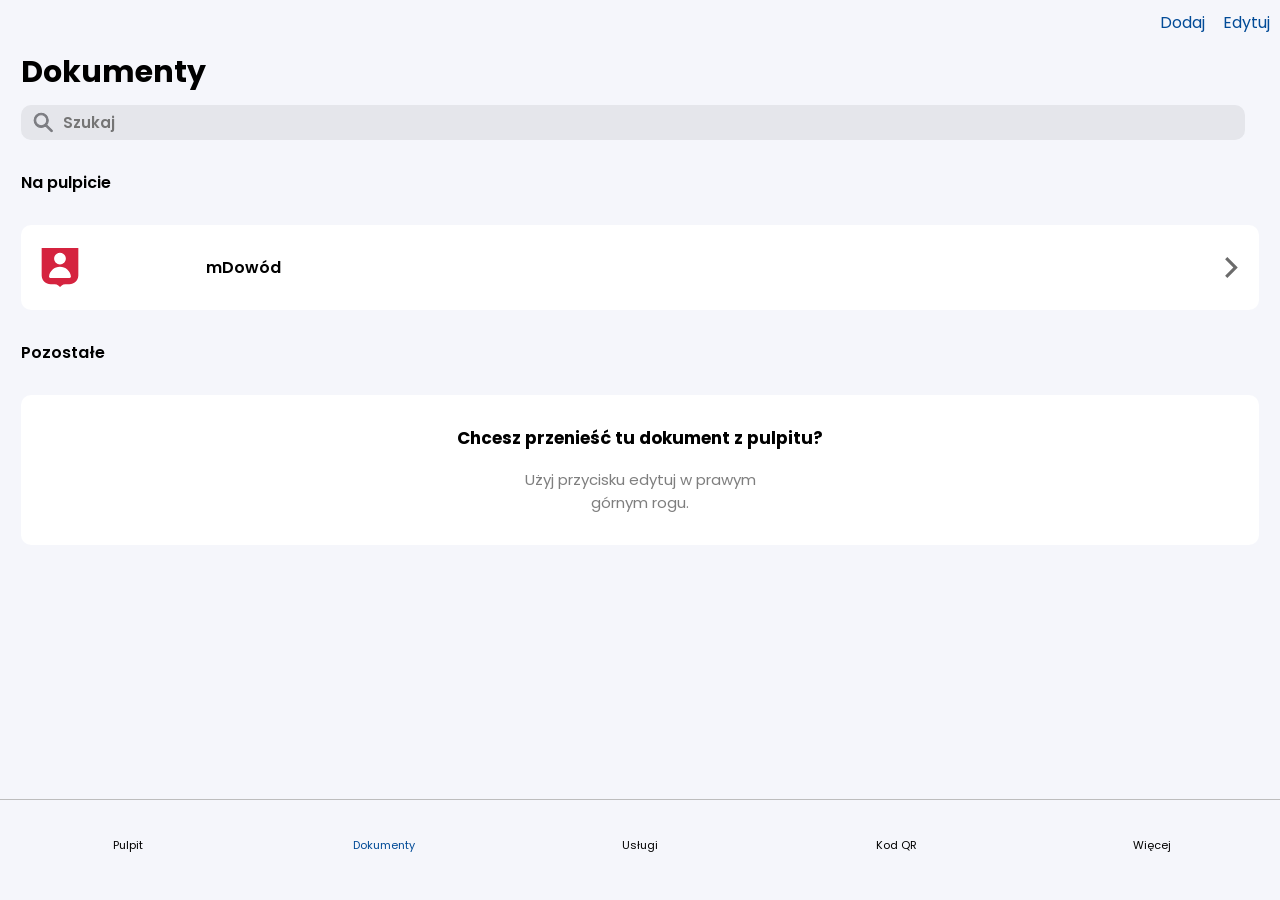
<file: documents.html>
<head>
    <title>mObywatel</title>
    <meta charset="UTF-8">
    <link rel="stylesheet" href="assets/documents.css">
    <link rel="stylesheet" href="assets/main.css">
    <link rel="icon" type="image/x-icon" href="images/coi_common_ui_ic_mobywatel_logo.svg">
    <link rel="apple-touch-icon" href="https://play-lh.googleusercontent.com/_TNbiYKasPy_isTSEg2_UEzVaev4F8fO2lLunsHJ8_Ux2g3OzkSZyzpqvJG1woSj-WD4=w240-h480-rw">
    <link rel="shortcut icon" href="images/coi_common_ui_ic_mobywatel_logo.svg">
    <meta name="format-detection" content="telephone=no">
    <meta name="viewport" content="width=device-width, initial-scale=0.8, user-scalable=no">
    <meta name="mobile-web-app-capable" content="yes">
</head>
<body>
    <div class="bottom_bar">
        <div class="bottom_bar_grid">
            <div class="bottom_element_grid" send="home">
                <div class="bottom_element_image home"></div>
                <p class="bottom_element_text">Pulpit</p>
            </div>
            <div class="bottom_element_grid" send="documents">
                <div class="bottom_element_image documents documents_open"></div>
                <p class="bottom_element_text open">Dokumenty</p>
            </div>
            <div class="bottom_element_grid" send="services">
                <div class="bottom_element_image services"></div>
                <p class="bottom_element_text">Usługi</p>
            </div>
            <div class="bottom_element_grid" send="qr">
                <div class="bottom_element_image qr"></div>
                <p class="bottom_element_text">Kod QR</p>
            </div>
            <div class="bottom_element_grid" send="more">
                <div class="bottom_element_image more"></div>
                <p class="bottom_element_text">Więcej</p>
            </div>
        </div>
    </div>

    <div class="container">
        <p class="action_add action">Dodaj</p>
        <p class="action_edit action">Edytuj</p>
        <p class="main_title">Dokumenty</p>
        <div class="search_grid">
            <img class="search_icon" src="images/ab002_search_grey.svg">
            <input class="search" placeholder="Szukaj">
        </div>
        <p class="title">Na pulpicie</p>
        <div class="card" onclick="sendTo('card')">
            <img class="human" src="images/coi_common_ui_ic_document_id.svg" width="38" height="40">
            <p class="title">mDowód</p>
            <img class="arrow" src="images/ic_arrow_forward_Dgray.svg">
        </div>
        <p class="title">Pozostałe</p>
        <div class="other">
            <p class="other_title">Chcesz przenieść tu dokument z pulpitu?</p>
            <p class="other_subtitle">Użyj przycisku edytuj w prawym górnym rogu.</p>
        </div>
    </div>

    <script src="assets/bar.js"></script>
    <script src="assets/manifest.js"></script>
</body>
</file>
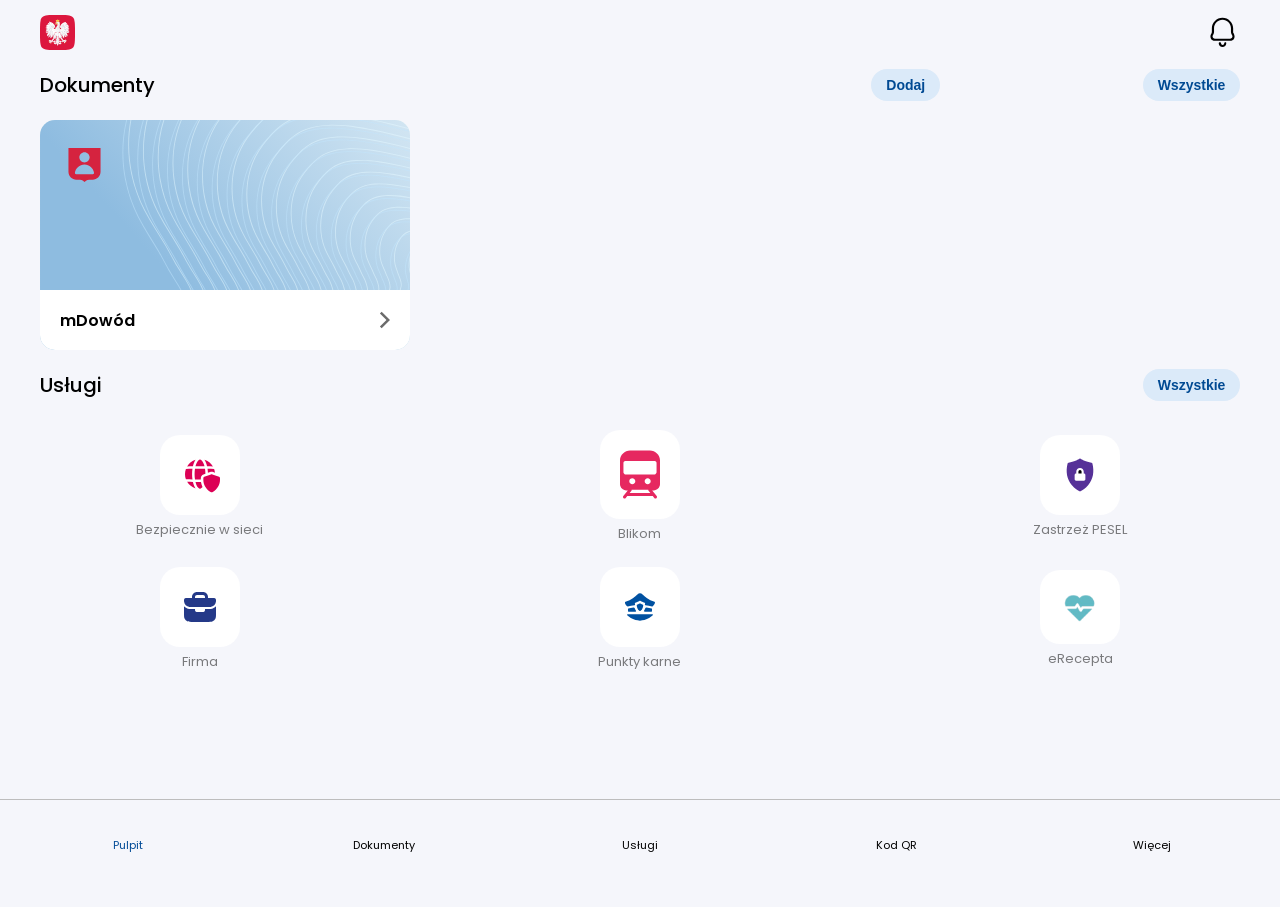
<file: home.html>
<head>
    <title>mObywatel</title>
    <meta charset="UTF-8">
    <link rel="stylesheet" href="assets/home.css">
    <link rel="stylesheet" href="assets/main.css">
    <link rel="icon" type="image/x-icon" href="https://play-lh.googleusercontent.com/_TNbiYKasPy_isTSEg2_UEzVaev4F8fO2lLunsHJ8_Ux2g3OzkSZyzpqvJG1woSj-WD4=w240-h480-rw">
    <link rel="apple-touch-icon" href="https://play-lh.googleusercontent.com/_TNbiYKasPy_isTSEg2_UEzVaev4F8fO2lLunsHJ8_Ux2g3OzkSZyzpqvJG1woSj-WD4=w240-h480-rw">
    <link rel="shortcut icon" href="https://play-lh.googleusercontent.com/_TNbiYKasPy_isTSEg2_UEzVaev4F8fO2lLunsHJ8_Ux2g3OzkSZyzpqvJG1woSj-WD4=w240-h480-rw">
    <meta name="format-detection" content="telephone=no">
    <meta name="viewport" content="width=device-width, initial-scale=0.8, user-scalable=no">
    <meta name="mobile-web-app-capable" content="yes">
</head>
<body>
    <div class="bottom_bar">
        <div class="bottom_bar_grid">
            <div class="bottom_element_grid" send="home">
                <div class="bottom_element_image home_open home"></div>
                <p class="bottom_element_text open">Pulpit</p>
            </div>
            <div class="bottom_element_grid" send="documents">
                <div class="bottom_element_image documents"></div>
                <p class="bottom_element_text">Dokumenty</p>
            </div>
            <div class="bottom_element_grid" send="services">
                <div class="bottom_element_image services"></div>
                <p class="bottom_element_text">Usługi</p>
            </div>
            <div class="bottom_element_grid" send="qr">
                <div class="bottom_element_image qr"></div>
                <p class="bottom_element_text">Kod QR</p>
            </div>
            <div class="bottom_element_grid" send="more">
                <div class="bottom_element_image more"></div>
                <p class="bottom_element_text">Więcej</p>
            </div>
        </div>
    </div>

    <div class="container">
        <div class="top_grid">
            <img src="images/coi_common_ui_ic_mobywatel_logo.svg" class="top_image">
            <img src="images/ab013_notifications.svg" class="top_image right">
        </div>
        <div class="card_grid">
            <p class="title">Dokumenty</p>
            <button class="main_button">Dodaj</button>
            <button class="main_button all_documents" onclick="sendTo('documents')">Wszystkie</button>
        </div>
        <div class="card" onclick="sendTo('card')">
            <img class="background" src="images/CHANGE_IT_home_mid_card.svg">
            <img class="human" src="images/coi_common_ui_ic_document_id.svg" width="33" height="35" >
            <div class="id_bottom">
                <p class="name">mDowód</p>
                <img class="arrow" src="images/ic_arrow_forward_Dgray.svg">
            </div>
        </div>
        <div class="card_below_grid">
            <p class="title">Usługi</p>
            <button class="main_button all_services" onclick="sendTo('services')">Wszystkie</button>
        </div>
        <div class="services_grid">
            <div class="service_box">
                <img class="service_box_icon" src="images/da035_bezpiecznie_w_sieci.svg">
                <p class="service_box_name">Bezpiecznie w sieci</p>
            </div>
            <div class="service_box">
                <img class="service_box_icon" src="images/bilkomlogo.svg">
                <p class="service_box_name">Blikom</p>
            </div>
            <div class="service_box">
                <img class="service_box_icon" src="images/da008_zastrzez_pesel.svg">
                <p class="service_box_name">Zastrzeż PESEL</p>
            </div>
            <div class="service_box">
                <img class="service_box_icon" src="images/da031_mbiznes.svg">
                <p class="service_box_name">Firma</p>
            </div>
            <div class="service_box">
                <img class="service_box_icon" src="images/da001_punkty_karne.svg">
                <p class="service_box_name">Punkty karne</p>
            </div>
            <div class="service_box">
                <img class="service_box_icon" src="images/recepta.png">
                <p class="service_box_name">eRecepta</p>
            </div>
        </div>
    </div>
    
    <script src="assets/bar.js"></script>
    <script src="assets/manifest.js"></script>
</body>
</file>
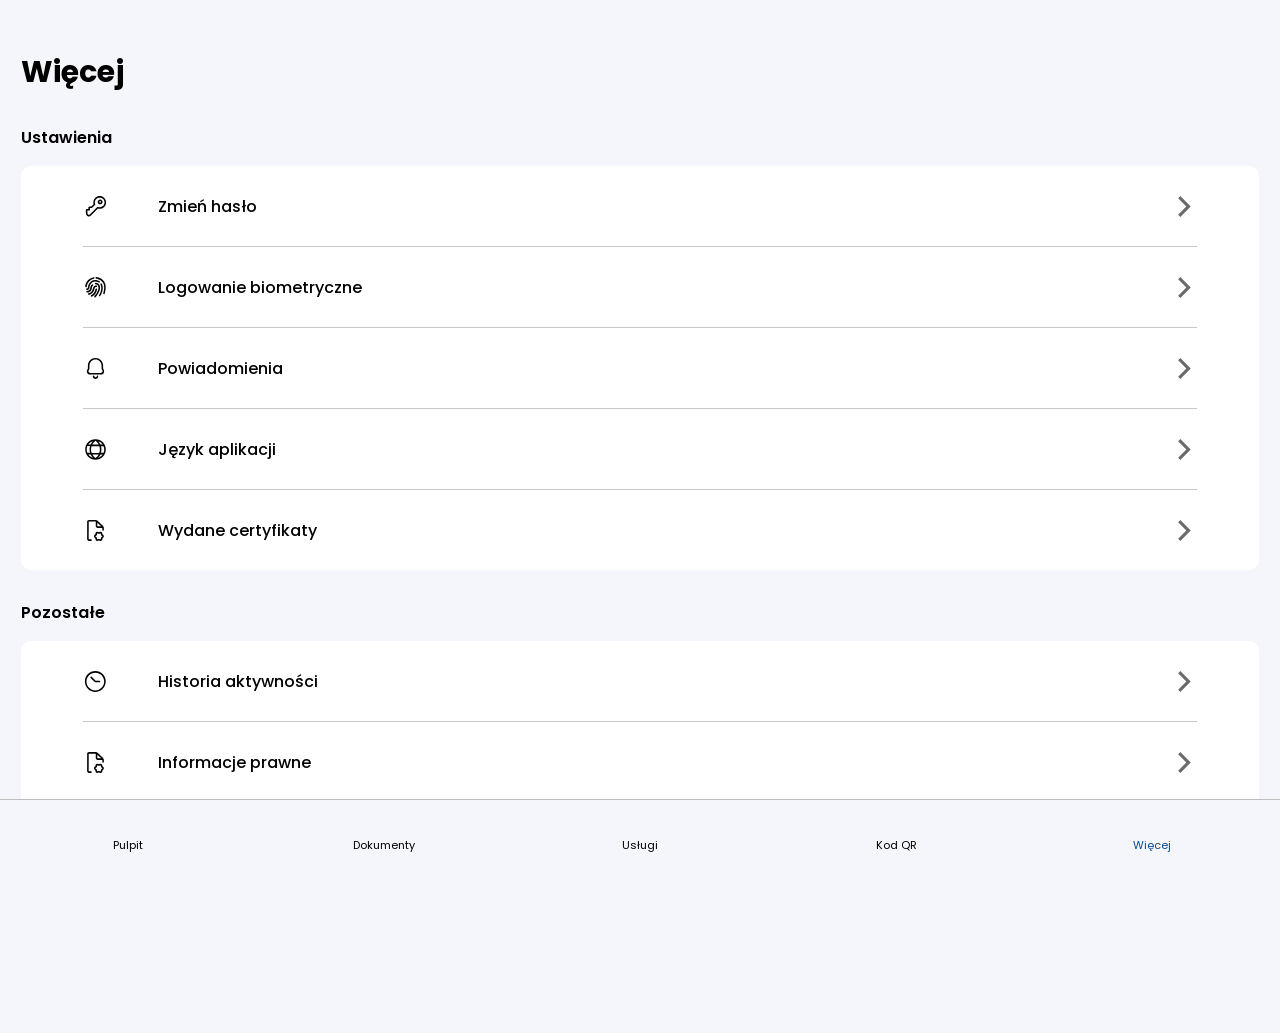
<file: more.html>
<head>
    <title>mObywatel</title>
    <meta charset="UTF-8">
    <link rel="stylesheet" href="assets/more.css">
    <link rel="stylesheet" href="assets/main.css">
    <link rel="icon" type="image/x-icon" href="https://i.imgur.com/gC8DDHD.png">
    <link rel="apple-touch-icon" href="https://i.imgur.com/gC8DDHD.png">
    <link rel="shortcut icon" href="https://i.imgur.com/gC8DDHD.png">
    <meta name="format-detection" content="telephone=no">
    <meta name="viewport" content="width=device-width, initial-scale=0.8, user-scalable=no">
    <meta name="mobile-web-app-capable" content="yes">
</head>
<body>

    <div class="bottom_bar">
        <div class="bottom_bar_grid">
            <div class="bottom_element_grid" send="home">
                <div class="bottom_element_image home"></div>
                <p class="bottom_element_text">Pulpit</p>
            </div>
            <div class="bottom_element_grid" send="documents">
                <div class="bottom_element_image documents"></div>
                <p class="bottom_element_text">Dokumenty</p>
            </div>
            <div class="bottom_element_grid" send="services">
                <div class="bottom_element_image services"></div>
                <p class="bottom_element_text">Usługi</p>
            </div>
            <div class="bottom_element_grid" send="qr">
                <div class="bottom_element_image qr"></div>
                <p class="bottom_element_text">Kod QR</p>
            </div>
            <div class="bottom_element_grid" send="more">
                <div class="bottom_element_image more more_open"></div>
                <p class="bottom_element_text open">Więcej</p>
            </div>
        </div>
    </div>

    <div class="container">
        <p class="main_title">Więcej</p>
        <p class="title">Ustawienia</p>
        <div class="services_list">
            <div class="service">
                <img class="service_icon" src="images/aa008_change_password.svg">
                <p class="service_name">Zmień hasło</p>
                <img class="arrow" src="images/ic_arrow_forward_Dgray.svg">
            </div>
            <div class="service">
                <img class="service_icon" src="images/aa009_fingerprint.svg">
                <p class="service_name">Logowanie biometryczne</p>
                <img class="arrow" src="images/ic_arrow_forward_Dgray.svg">
            </div>
            <div class="service">
                <img class="service_icon" src="images/ab013_notifications.svg">
                <p class="service_name">Powiadomienia</p>
                <img class="arrow" src="images/ic_arrow_forward_Dgray.svg">
            </div>
            <div class="service">
                <img class="service_icon" src="images/ag005_globe.svg">
                <p class="service_name">Język aplikacji</p>
                <img class="arrow" src="images/ic_arrow_forward_Dgray.svg">
            </div>
            <div class="service" style="border: none;">
                <img class="service_icon" src="images/ae001_published_certificate.svg">
                <p class="service_name">Wydane certyfikaty</p>
                <img class="arrow" src="images/ic_arrow_forward_Dgray.svg">
            </div>
        </div>
        <p class="title">Pozostałe</p>
        <div class="services_list" style="margin-bottom: 150px;"  style="margin-bottom: 150px;">
            <div class="service">
                <img class="service_icon" src="images/aa016_history.svg">
                <p class="service_name">Historia aktywności</p>
                <img class="arrow" src="images/ic_arrow_forward_Dgray.svg">
            </div>
            <div class="service">
                <img class="service_icon" src="images/ae001_published_certificate.svg">
                <p class="service_name">Informacje prawne</p>
                <img class="arrow" src="images/ic_arrow_forward_Dgray.svg">
            </div>
            <div class="service" style="border: none;">
                <img class="service_icon" src="images/coi_common_ui_ic_help.svg">
                <p class="service_name">Pomoc techniczna</p>
                <img class="arrow" src="images/ic_arrow_forward_Dgray.svg">
            </div>
        </div>
    </div>
    </div>

    <script src="assets/bar.js"></script>
    <script src="assets/manifest.js"></script>
</body>
</file>
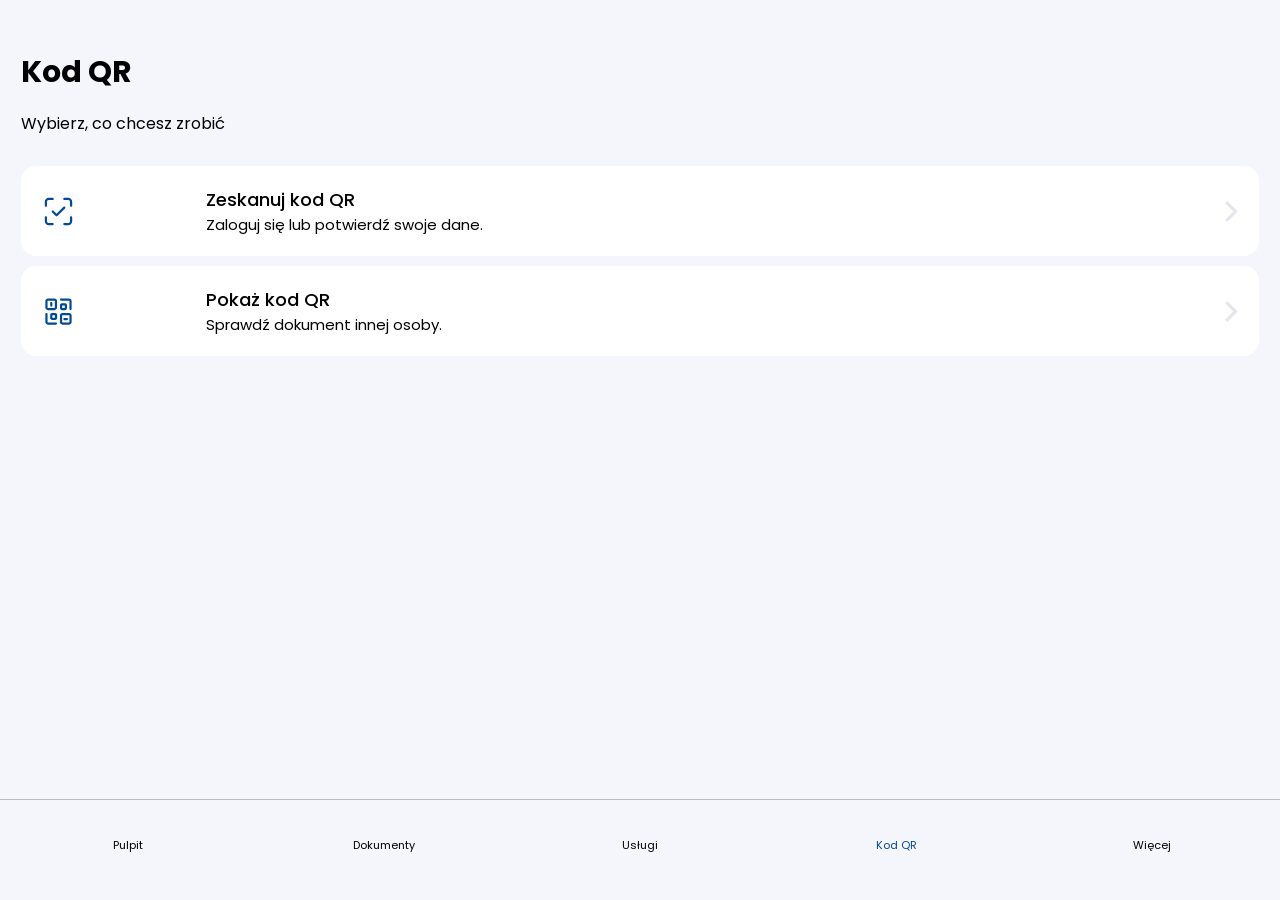
<file: qr.html>
<head>
    <title>mObywatel</title>
    <meta charset="UTF-8">
    <link rel="stylesheet" href="assets/qr.css">
    <link rel="stylesheet" href="assets/main.css">
    <link rel="icon" type="image/x-icon" href="https://i.imgur.com/gC8DDHD.png">
    <link rel="apple-touch-icon" href="https://i.imgur.com/gC8DDHD.png">
    <link rel="shortcut icon" href="https://i.imgur.com/gC8DDHD.png">
    <meta name="format-detection" content="telephone=no">
    <meta name="viewport" content="width=device-width, initial-scale=0.8, user-scalable=no">
    <meta name="mobile-web-app-capable" content="yes">
</head>
<body>

    <div class="error">
        <div class="opacity close"></div>
        <div class="error_box">
            <p class="error_title">Coś poszło nie tak...</p>
            <p class="error_description">Wygląda na to, że wystąpił bład, spróbuj ponownie później.</p>
            <p class="error_button close">Rozumiem</p>
        </div>
    </div>

    <div class="bottom_bar">
        <div class="bottom_bar_grid">
            <div class="bottom_element_grid" send="home">
                <div class="bottom_element_image home"></div>
                <p class="bottom_element_text">Pulpit</p>
            </div>
            <div class="bottom_element_grid" send="documents">
                <div class="bottom_element_image documents"></div>
                <p class="bottom_element_text">Dokumenty</p>
            </div>
            <div class="bottom_element_grid" send="services">
                <div class="bottom_element_image services"></div>
                <p class="bottom_element_text">Usługi</p>
            </div>
            <div class="bottom_element_grid" send="qr">
                <div class="bottom_element_image qr qr_open"></div>
                <p class="bottom_element_text open">Kod QR</p>
            </div>
            <div class="bottom_element_grid" send="more">
                <div class="bottom_element_image more"></div>
                <p class="bottom_element_text">Więcej</p>
            </div>
        </div>
    </div>

    <div class="container">
        <p class="main_title">Kod QR</p>
        <p class="description">Wybierz, co chcesz zrobić</p>
        <div class="action_grid">
            <div class="action">
                <img class="action_image" src="images/ai002_confirm_identity.svg">
                <div class="action_text">
                    <p class="action_title">Zeskanuj kod QR</p>
                    <p class="action_subtitle">Zaloguj się lub potwierdź swoje dane.</p>
                </div>
                <img class="arrow" src="images/ic_arrow_forward_gray.svg">
            </div>
            <div class="action">
                <img class="action_image" src="images/ai003_check_document.svg">
                <div class="action_text">
                    <p class="action_title">Pokaż kod QR</p>
                    <p class="action_subtitle">Sprawdź dokument innej osoby.</p>
                </div>
                <img class="arrow" src="images/ic_arrow_forward_gray.svg">
            </div>
        </div>
    </div>

    <script src="assets/bar.js"></script>
    <script src="assets/qr.js"></script>
    <script src="assets/manifest.js"></script>
</body>
</file>
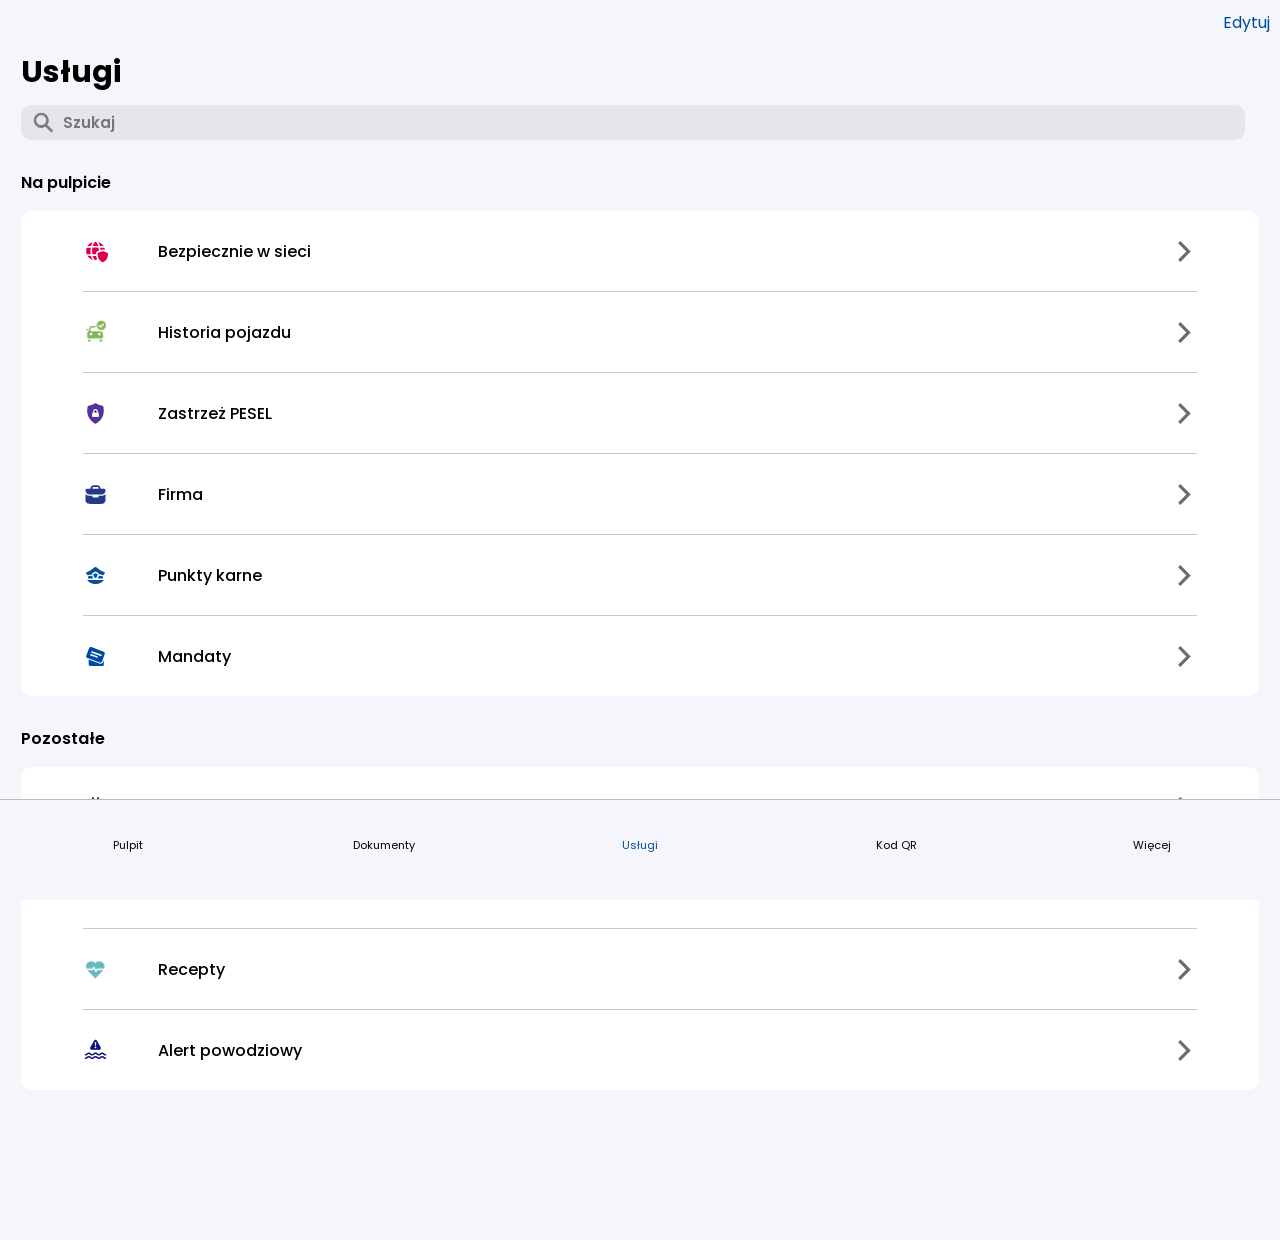
<file: services.html>
<head>
    <title>mObywatel</title>
    <meta charset="UTF-8">
    <link rel="stylesheet" href="assets/services.css">
    <link rel="stylesheet" href="assets/main.css">
    <link rel="icon" type="image/x-icon" href="https://i.imgur.com/gC8DDHD.png">
    <link rel="apple-touch-icon" href="https://i.imgur.com/gC8DDHD.png">
    <link rel="shortcut icon" href="https://i.imgur.com/gC8DDHD.png">
    <meta name="format-detection" content="telephone=no">
    <meta name="viewport" content="width=device-width, initial-scale=0.8, user-scalable=no">
    <meta name="mobile-web-app-capable" content="yes">
</head>
<body>

    <div class="bottom_bar">
        <div class="bottom_bar_grid">
            <div class="bottom_element_grid" send="home">
                <div class="bottom_element_image home"></div>
                <p class="bottom_element_text">Pulpit</p>
            </div>
            <div class="bottom_element_grid" send="documents">
                <div class="bottom_element_image documents"></div>
                <p class="bottom_element_text">Dokumenty</p>
            </div>
            <div class="bottom_element_grid" send="services">
                <div class="bottom_element_image services services_open"></div>
                <p class="bottom_element_text open">Usługi</p>
            </div>
            <div class="bottom_element_grid" send="qr">
                <div class="bottom_element_image qr"></div>
                <p class="bottom_element_text">Kod QR</p>
            </div>
            <div class="bottom_element_grid" send="more">
                <div class="bottom_element_image more"></div>
                <p class="bottom_element_text">Więcej</p>
            </div>
        </div>
    </div>

    <div class="container">
        <p class="action">Edytuj</p>
        <p class="main_title">Usługi</p>
        <div class="search_grid">
            <img class="search_icon" src="images/ab002_search_grey.svg">
            <input class="search" placeholder="Szukaj">
        </div>
        <p class="title">Na pulpicie</p>
        <div class="services_list">
            <div class="service">
                <img class="service_icon" src="images/da035_bezpiecznie_w_sieci.svg">
                <p class="service_name">Bezpiecznie w sieci</p>
                <img class="arrow" src="images/ic_arrow_forward_Dgray.svg">
            </div>
            <div class="service">
                <img class="service_icon" src="images/auto.png">
                <p class="service_name">Historia pojazdu</p>
                <img class="arrow" src="images/ic_arrow_forward_Dgray.svg">
            </div>
            <div class="service">
                <img class="service_icon" src="images/da008_zastrzez_pesel.svg">
                <p class="service_name">Zastrzeż PESEL</p>
                <img class="arrow" src="images/ic_arrow_forward_Dgray.svg">
            </div>
            <div class="service">
                <img class="service_icon" src="images/da031_mbiznes.svg">
                <p class="service_name">Firma</p>
                <img class="arrow" src="images/ic_arrow_forward_Dgray.svg">
            </div>
            <div class="service">
                <img class="service_icon" src="images/da001_punkty_karne.svg">
                <p class="service_name">Punkty karne</p>
                <img class="arrow" src="images/ic_arrow_forward_Dgray.svg">
            </div>
            <div class="service" style="border: none;">
                <img class="service_icon" src="images/da025_ticket.svg">
                <p class="service_name">Mandaty</p>
                <img class="arrow" src="images/ic_arrow_forward_Dgray.svg">
            </div>
        </div>
        <p class="title">Pozostałe</p>
        <div class="services_list" style="margin-bottom: 150px;">
            <div class="service">
                <img class="service_icon" src="images/bon_energetyczny.svg">
                <p class="service_name">Bon energetyczny</p>
                <img class="arrow" src="images/ic_arrow_forward_Dgray.svg">
            </div>
            <div class="service">
                <img class="service_icon" src="images/wybory.png">
                <p class="service_name">Wybory</p>
                <img class="arrow" src="images/ic_arrow_forward_Dgray.svg">
            </div>
            <div class="service">
                <img class="service_icon" src="images/recepta.png">
                <p class="service_name">Recepty</p>
                <img class="arrow" src="images/ic_arrow_forward_Dgray.svg">
            </div>
            <div class="service" style="border: none;">
                <img class="service_icon" src="images/powodz.png">
                <p class="service_name">Alert powodziowy</p>
                <img class="arrow" src="images/ic_arrow_forward_Dgray.svg">
            </div>
        </div>
    </div>

    <script src="assets/bar.js"></script>
    <script src="assets/manifest.js"></script>
</body>
</file>
<file: assets/documents.css>
.main_title{
    font-size: 30px;
    font-weight: bold;
    margin-top: 50px;
    margin-bottom: 10px;
}

.container{
    width: 98%;
    margin-left: auto;
    margin-right: auto;
    height: max-content;
}

.action{
    position: absolute;
    top: 10px;
    right: 10px;
    color: var(--text);
    height: max-content;
    margin-top: 0;
}

.action_add{
    right: 75px;
}

.title{
    font-weight: 600;
    margin-top: 30px;
}

.card{
    width: 100%;
    height: 85px;
    background-color: white;
    border-radius: 10px;
    margin-top: 30px;
    display: grid;
    grid-template-columns: 15% 30% 55%;
}

.human{
    margin-top: auto;
    margin-bottom: auto;
    margin-left: 20px;
    margin-right: auto;
}

.arrow{
    margin-left: auto;
    width: 25px;
    margin-top: auto;
    margin-bottom: auto;
    margin-right: 15px !important;
}

.other{
    border-radius: 10px;
    background-color: white;
    width: 100%;
    height: 150px;
    margin-top: 30px;
    display: grid;
    grid-template-columns: 100%;
    grid-template-rows: max-content max-content;
}

.other_title{
    margin-top: 30px;
    font-size: 17px;
    height: max-content;
    width: 100%;
    font-weight: 700;
    text-align: center;
}

.other_subtitle{
    margin-top: 0px;
    margin-bottom: 0px;
    text-align: center;
    opacity: 0.5;
    font-weight: 400;
    font-size: 15px;
    width: 250px;
    margin-left: auto;
    margin-right: auto;
}
</file>
<file: assets/main.css>
@import url('https://fonts.googleapis.com/css2?family=Poppins:ital,wght@0,100;0,200;0,300;0,400;0,500;0,600;0,700;0,800;0,900;1,100;1,200;1,300;1,400;1,500;1,600;1,700;1,800;1,900&family=Roboto:ital,wght@0,100;0,300;0,400;0,500;0,700;0,900;1,100;1,300;1,400;1,500;1,700;1,900&display=swap');

:root{
    --home: url('https://qjulianx.github.io/xsad/images/ab001_home.svg');
    --home-open: url('https://qjulianx.github.io/xsad/images/b001_home.svg');
    --documents: url('https://qjulianx.github.io/xsad/images/ad005_framed_person.svg');
    --documents-open: url('https://qjulianx.github.io/xsad/images/b002_framed_person.svg');
    --services: url('https://qjulianx.github.io/xsad/images/ac001_services.svg');
    --services-open: url('https://qjulianx.github.io/xsad/images/b004_services.svg');
    --qr: url('https://qjulianx.github.io/xsad/images/ai001_scanner_qr.svg');
    --qr-open: url('https://qjulianx.github.io/xsad/images/b003_scanner_qr.svg');
    --more: url('https://qjulianx.github.io/xsad/images/ab010_more.svg');
    --more-open: url('https://qjulianx.github.io/xsad/images/b005_more.svg');
    --text: #024b97;
    --shadow: 0px 0px 10px rgb(224, 224, 224);
}

body{
    background-color: #f5f6fb;
}

p, input{
    font-family: "Poppins", sans-serif;
}

*{
    -webkit-user-select: none;
    -ms-user-select: none;
    user-select: none;
    -webkit-tap-highlight-color: transparent;
}

::-webkit-scrollbar {
    display: none;
}

::-webkit-scrollbar-track {
    display: none;
}

::-webkit-scrollbar-thumb {
    display: none;
}

.main_button{
    color: #014a93;
    background-color: #dbeaf9;
    width: max-content;
    padding-left: 15px;
    padding-right: 15px;
    font-size: 14px;
    font-weight: 600;
    height: 32px;
    margin-top: auto;
    margin-bottom: auto;
    margin-left: auto;
    margin-right: 20px;
    border-radius: 20px;
    border: none;
}

.bottom_element_image{
    pointer-events: none;
    width: 28px;
    height: 28px;
    margin-left: auto;
    margin-right: auto;
    margin-top: auto;
    margin-bottom: auto;
    background-position: center;
    background-size: 100%;
}

.home{
    background-image: var(--home);
}

.documents{
    background-image: var(--documents);
}

.services{
    background-image: var(--services);
}

.qr{
    background-image: var(--qr);
}

.more{
    background-image: var(--more);
}

.home_open{
    background-image: var(--home-open);
}

.documents_open{
    background-image: var(--documents-open);
}

.services_open{
    background-image: var(--services-open);
}

.qr_open{
    background-image: var(--qr-open);
}

.more_open{
    background-image: var(--more-open);
}

.bottom_element_grid{
    margin-top: 5px;
    margin-left: auto;
    margin-right: auto;
    grid-template-columns: 100%;
    grid-template-rows: max-content max-content;
    height: max-content;
    width: 100%;
    display: grid;
}

.bottom_element_text{
    margin-top: 0;
    font-size: 11px;
    color: black;
    font-weight: 400;
    text-align: center;
}

.bottom_bar_grid{
    display: grid;
    grid-template-columns: repeat(5, calc(100% / 5));
    height: 100%;
    margin-top: 4px;
    width: 100%;
}

.bottom_bar{
    position: fixed;
    background-color: #f5f6fb;
    border-top: 0.1px solid rgb(189, 189, 189);
    bottom: 0;
    left: 0;
    width: 100%;
    height: 100px;
    z-index: 1;
}

.open{
    color: var(--text);
}

.search_grid{
    display: grid;
    width: 98%;
    grid-template-columns: 30px calc(100% - 30px);
    background-color: rgb(229, 230, 235);
    padding: 5px;
    border-radius: 10px;
    margin-top: 0px;
}

.search_icon{
    width: 25px;
    margin-left: 5px;
}

.search{
    outline: none;
    border: none;
    background-color: transparent;
    font-weight: 600;
    font-size: 15px;
    margin-left: 5px;
}

.services_list{
    display: grid;
    grid-template-columns: 100%;
    width: 100%;
    height: max-content;
    grid-auto-flow: row;
    grid-auto-rows: max-content;
    background-color: white;
    border-radius: 10px;
}

.service{
    width: 90%;
    margin-left: auto;
    margin-right: auto;
    display: grid;
    grid-template-columns: 5% 80% 15%;
    border-bottom: 0.5px solid rgb(201, 201, 201);
    height: 80px;
}

.service_icon{
    width: 25px;
    margin-top: auto;
    margin-bottom: auto;
    margin-left: 0px;
}

.service_name{
    margin-top: auto;
    margin-bottom: auto;
    width: 100%;
    height: max-content;
    margin-left: 20px;
    font-weight: 500;
}

.arrow{
    width: 25px;
    margin-top: auto;
    margin-bottom: auto;
    margin-right: 0px;
    margin-left: auto;
}
</file>
<file: assets/home.css>
.container{
    height: 100%;
    width: 95%;
    margin-left: auto;
    margin-right: auto;
}

.top_grid{
    display: grid;
    grid-template-columns: 50% 50%;
    width: 100%;
    margin-top: 15px;
}

.top_image{
    width: 35px;
}

.right{
    margin-right: 0;
    margin-left: auto;
}

.card_grid{
    width: 100%;
    display: grid;
    grid-template-columns: 50% 25% 25%;
}

.card_grid .main_button{
    margin-right: 0;
}

.title{
    font-size: 20px;
    font-weight: 500;
}

.card{
    display: grid;
    position: relative;
    overflow: hidden;
    border-radius: 15px;
    height: 230px;
    width: 370px;
    background-color: white;
}

.background{
    width: 100%;
    height: 100%;
}

.id_bottom{
    position: absolute;
    width: 100%;
    background-color: white;
    height: 60px;
    bottom: 0;
    left: 0;
    display: grid;
    grid-template-columns: 50% 50%;
}

.name{
    margin-left: 20px;
    height: max-content;
    margin-top: auto;
    margin-bottom: auto;
    font-size: 16px;
    font-weight: 600;
}

.human{
    position: absolute;
    top: 28px;
    left: 28px;
}

.arrow{
    margin-top: auto;
    margin-bottom: auto;
    margin-right: 15px !important;
    margin-left: auto;
    width: 20px !important;
}

.card_below_grid{
    display: grid;
    grid-template-columns: 50% 50%;
    width: 100%;
    height: max-content;
}

.card_below_grid .main_button{
    margin-right: 0;
}

.services_grid{
    display: grid;
    width: 110%;
    margin-left: -5%;
    height: max-content;
    grid-template-columns: repeat(3, calc(100% / 3));
    grid-template-rows: max-content max-content;
}

.service_box{
    width: max-content;
    height: max-content;
    margin-left: auto;
    margin-right: auto;
    margin-top: auto;
    margin-bottom: auto;
}

.service_box_icon{
    width: 40px;
    background-color: white;
    border-radius: 20px;
    padding: 20px;
    margin-left: auto;
    margin-right: auto;
    display: block;
    margin-top: 10px;
}

.service_box_name{
    margin-top: 5px;
    text-align: center;
    font-size: 13px;
    opacity: 0.5;
}
</file>
<file: assets/more.css>
.container{
    width: 98%;
    margin-left: auto;
    margin-right: auto;
    height: max-content;
}

.title{
    font-weight: 600;
    margin-top: 30px;
}

.main_title{
    font-size: 30px;
    font-weight: bold;
    margin-top: 50px;
    margin-bottom: 0;
}
</file>
<file: assets/qr.css>
body .bottom_bar{
    z-index: 0;
}

.container{
    width: 98%;
    margin-left: auto;
    margin-right: auto;
    height: max-content;
}

.main_title{
    font-size: 30px;
    font-weight: bold;
    margin-top: 50px;
    margin-bottom: 0;
}

.description{
    font-weight: 400;
}

.action_grid{
    margin-top: 30px;
    display: grid;
    grid-template-columns: 100%;
    grid-template-rows: max-content max-content;
    height: max-content;
    width: 100%;
}

.action{
    background-color: white;
    border-radius: 15px;
    width: 100%;
    height: 90px;
    display: grid;
    margin-top: 0;
    margin-bottom: 10px;
    grid-template-columns: 15% 75% 10%;
}

.action_image{
    width: 35px;
    margin-top: auto;
    margin-bottom: auto;
    margin-left: 20px;
}

.action_text{
    display: grid;
    grid-template-columns: 100%;
    width: max-content;
    height: max-content;
    grid-template-rows: max-content max-content;
    margin-top: auto;
    margin-bottom: auto;
}

.action_title{
    margin-top: auto;
    margin-bottom: auto;
    height: max-content;
    font-weight: 500;
    font-size: 18px;
}

.action_subtitle{
    margin-top: auto;
    margin-bottom: auto;
    height: max-content;
    font-weight: 400;
    font-size: 15px;
}

.arrow{
    width: 20px;
    margin-top: auto;
    margin-bottom: auto;
    margin-right: 15px !important;
}

.error{
    position: fixed;
    top: 0;
    left: 0;
    width: 100%;
    height: 100%;
    z-index: 1;
    width: 0%;
}

.error_box{
    width: 80%;
    height: 230px;
    border-radius: 15px;
    background-color: white;
    position: fixed;
    top: -2000px;
    bottom: 0;
    left: 0;
    right: 0;
    margin-top: auto;
    margin-bottom: auto;
    margin-left: auto;
    margin-right: auto;
    transition: 400ms;
}

.error_title{
    opacity: 0.9;
    font-size: 25px;
    margin-left: 10px;
    margin-top: 30px;
    margin-bottom: 0px;
    font-weight: bold;
    text-align: center;
}

.error_description{
    margin-top: 10px;
    margin-bottom: 0;
    font-size: 15px;
    width: 80%;
    margin-left: 10px;
    text-align: center;
    margin-left: auto;
    margin-right: auto;
}

.error_button{
    background-color: var(--text);
    width: 80%;
    margin-left: auto;
    margin-right: auto;
    line-height: 50px;
    height: 50px;
    border-radius: 25px;
    text-align: center;
    color: white;
    font-size: 18px;
    font-weight: 600;
    margin-top: 30px;
}

.opacity{
    background-color: black;
    opacity: 0;
    width: 100%;
    height: 100%;
    transition: 200ms;
}

.error_open{
    width: 100%;
}

.error_open .opacity{
    opacity: 0.7;
}

.error_open .error_box{
    top: 0;
}
</file>
<file: assets/services.css>
.container{
    width: 98%;
    margin-left: auto;
    margin-right: auto;
    height: max-content;
}

.title{
    font-weight: 600;
    margin-top: 30px;
}

.main_title{
    font-size: 30px;
    font-weight: bold;
    margin-top: 50px;
    margin-bottom: 10px;
}

.action{
    position: absolute;
    top: 10px;
    right: 10px;
    color: var(--text);
    height: max-content;
    margin-top: 0;
}
</file>
